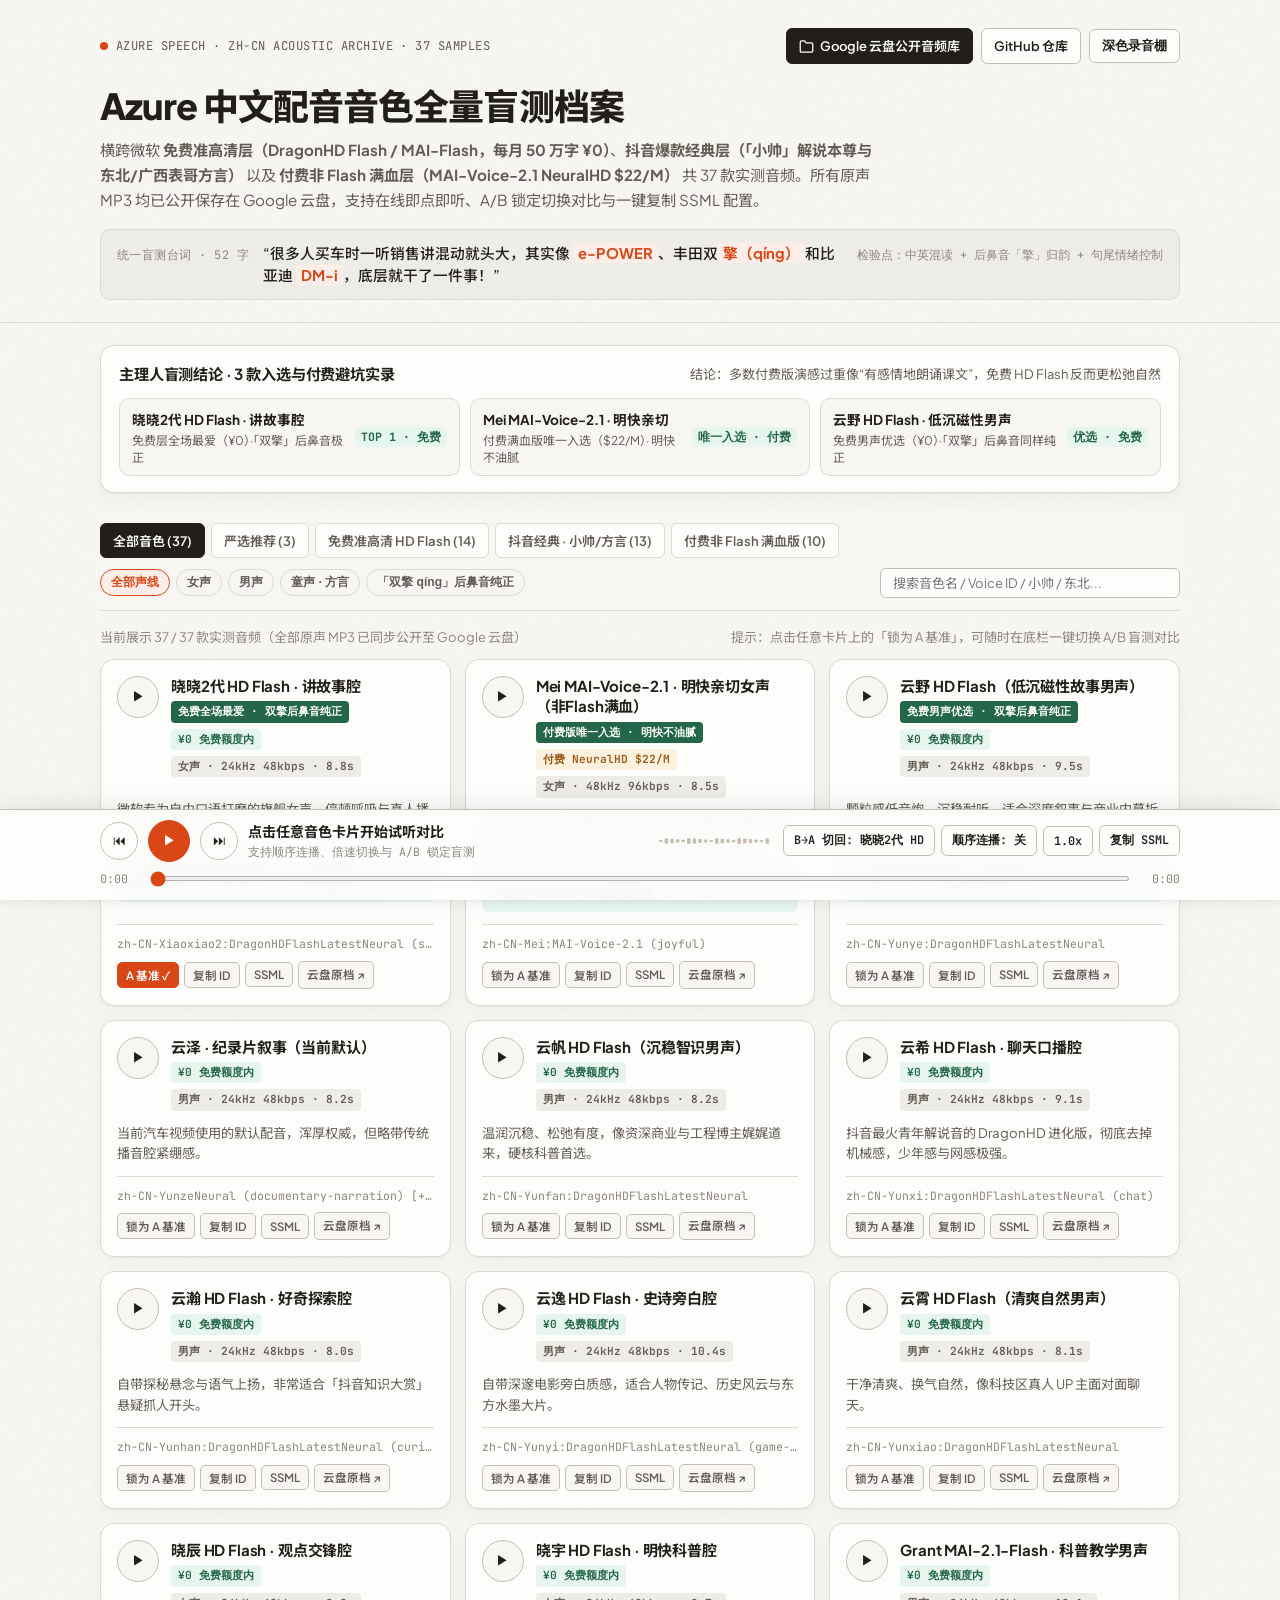
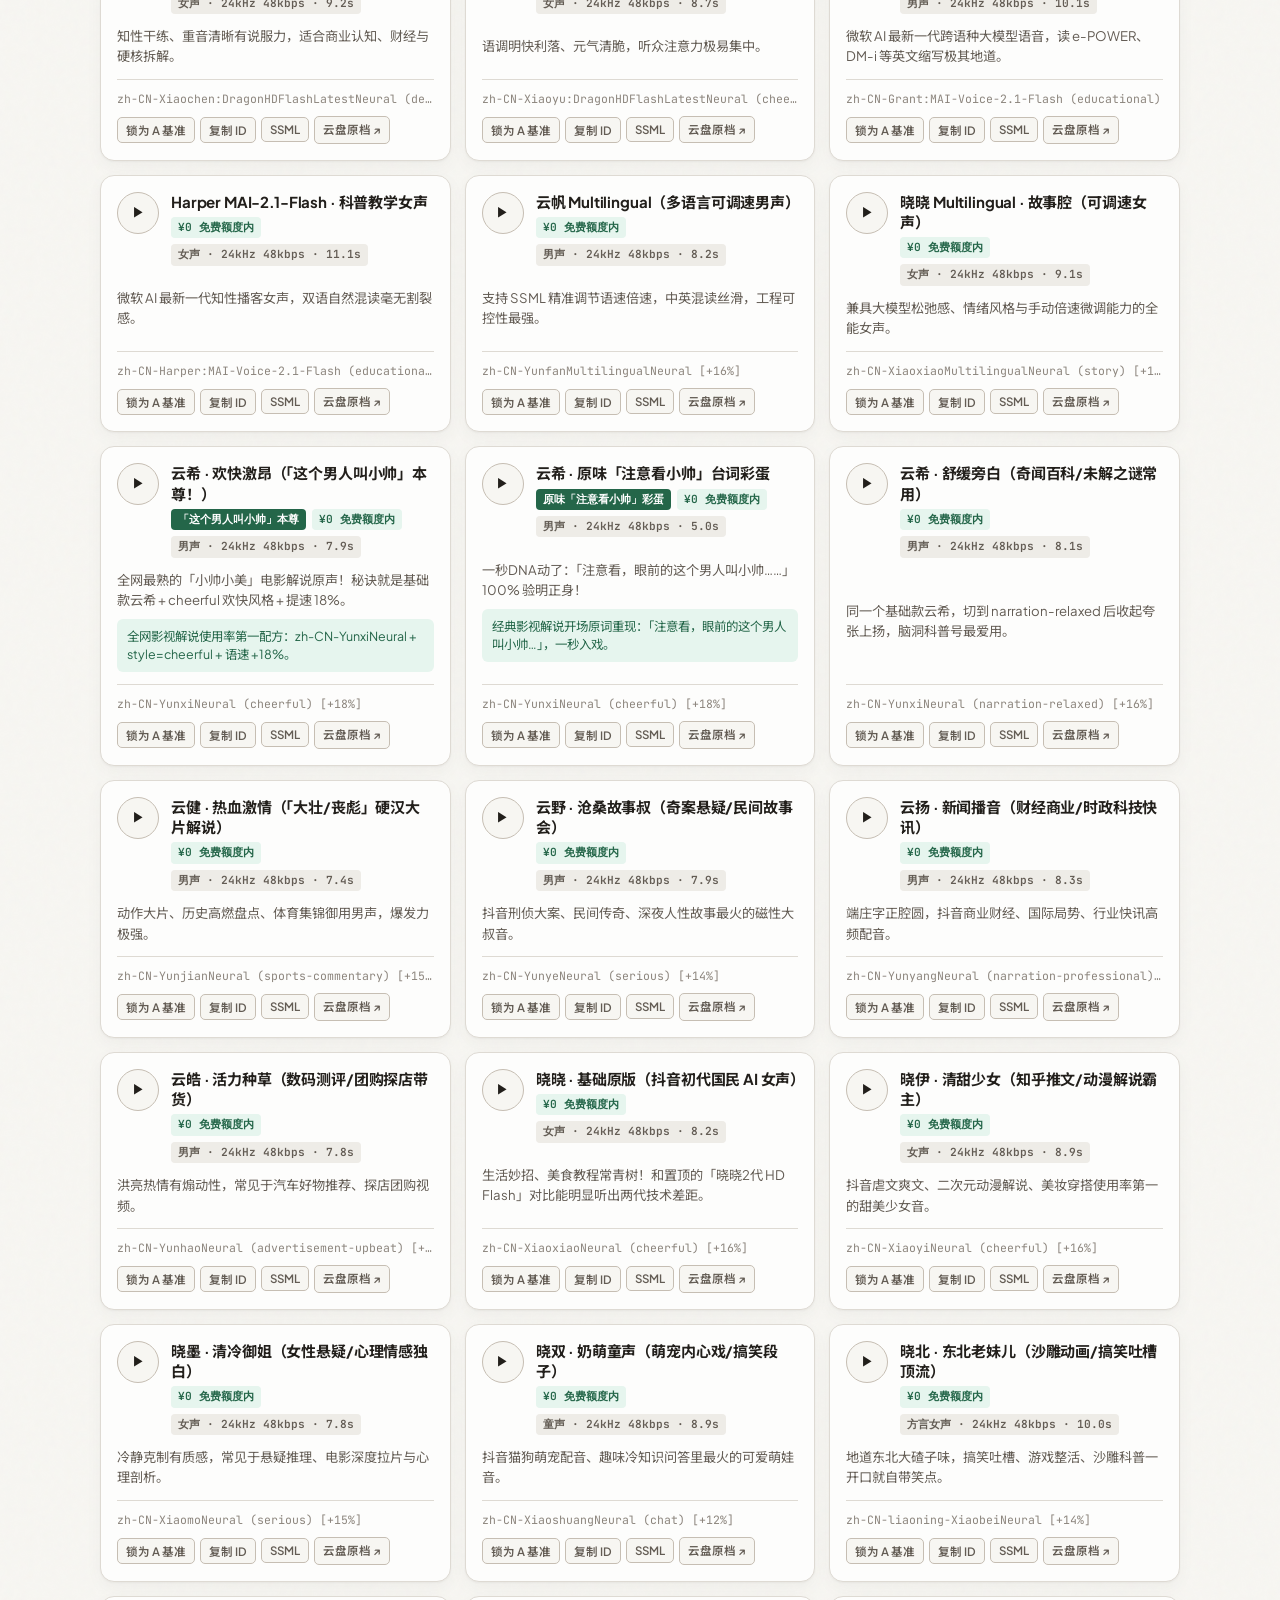
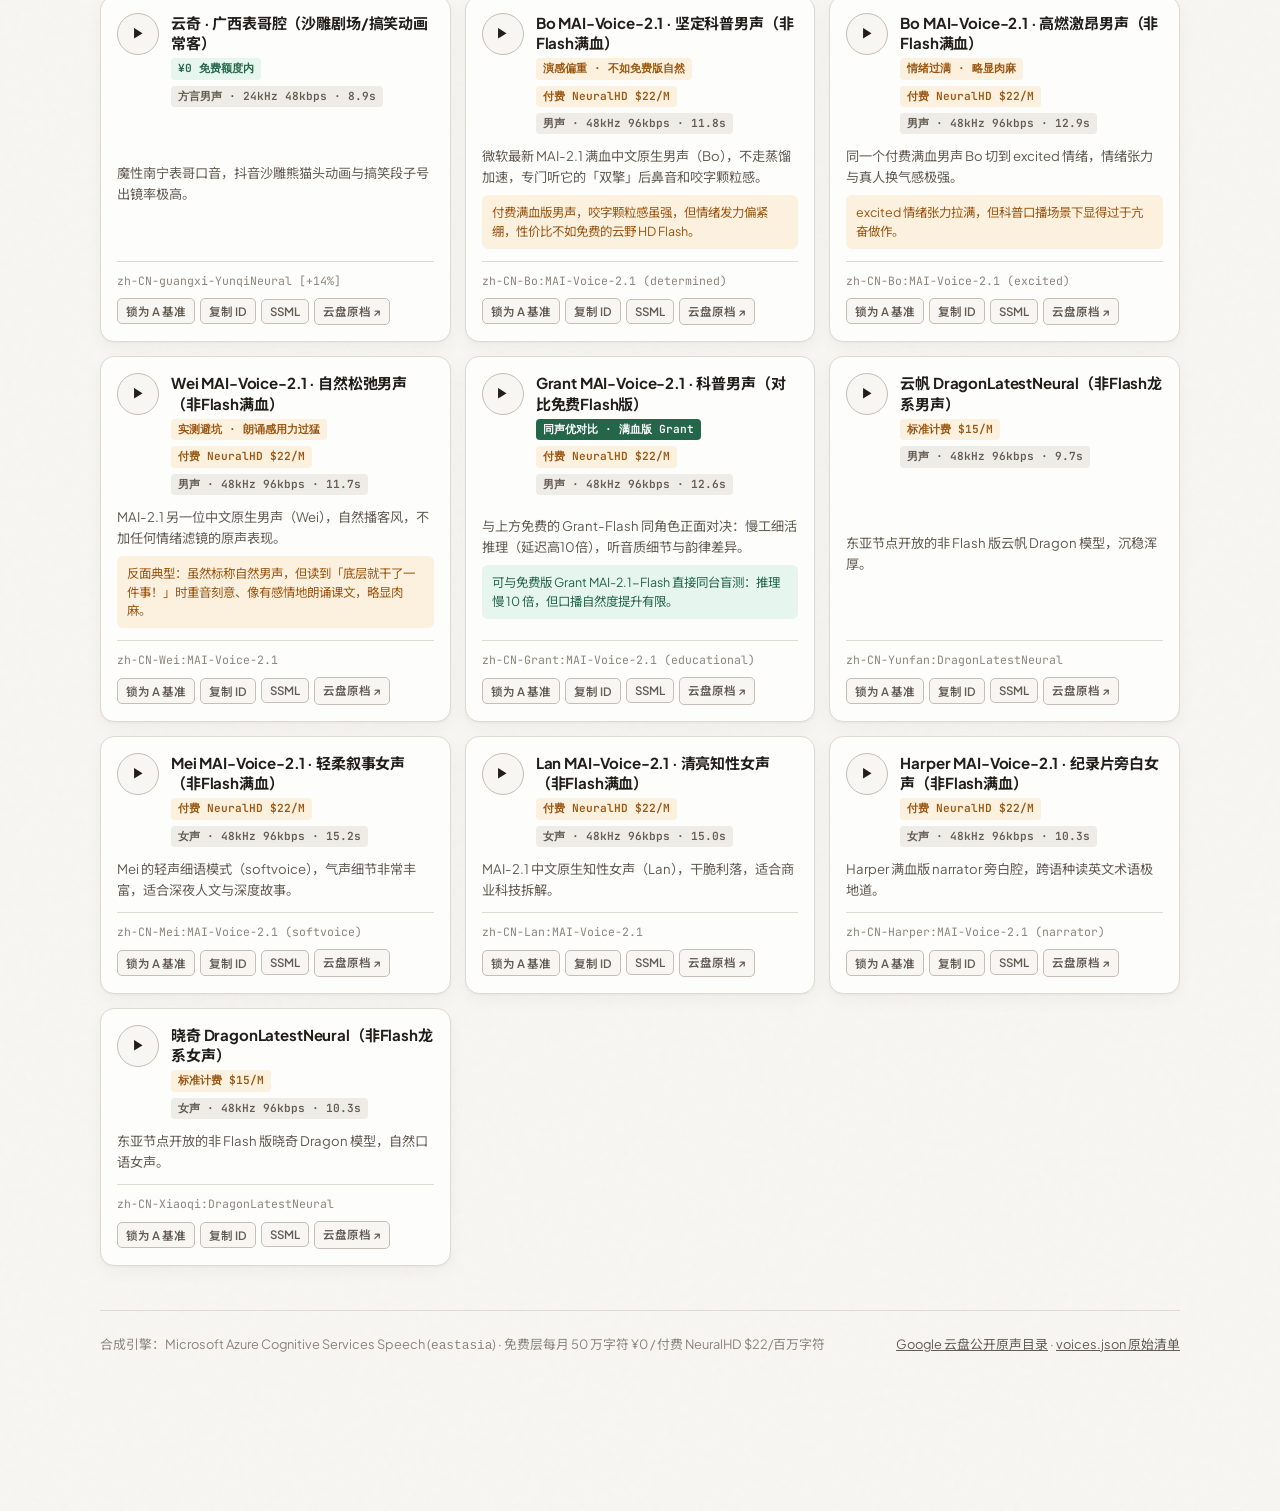
<file: index.html>
<!DOCTYPE html>
<html lang="zh-CN" data-theme="light">
<head>
  <meta charset="UTF-8" />
  <meta name="viewport" content="width=device-width, initial-scale=1.0" />
  <title>Azure 中文配音音色全量盲测档案 · 37 款实测对比（免费 HD Flash vs 抖音经典 vs 付费满血版）</title>
  <meta name="description" content="收录 37 款微软 Azure 中文 TTS 语音实测对比：涵盖 DragonHD Flash 免费准高清层、抖音「注意看小帅」经典影视解说配音、方言音色及 MAI-Voice-2.1 非 Flash 付费满血版，全部原声 MP3 同步公开归档于 Google 云盘。" />
  <meta property="og:title" content="Azure 中文配音音色全量盲测档案（37 款实测）" />
  <meta property="og:description" content="同一句混动汽车科普台词盲测 37 款音色：实测「丰田双擎 qíng」后鼻音归韵与朗诵腔避坑指南，附 Google 云盘公开原声库。" />
  <meta property="og:type" content="website" />
  <link rel="preconnect" href="https://fonts.googleapis.com" />
  <link rel="preconnect" href="https://fonts.gstatic.com" crossorigin />
  <link href="https://fonts.googleapis.com/css2?family=JetBrains+Mono:wght@500;600;700&family=Noto+Sans+SC:wght@400;500;700;800&family=Plus+Jakarta+Sans:wght@500;600;700;800&display=swap" rel="stylesheet" />
  <link rel="stylesheet" href="./styles.css" />
</head>
<body>
  <header class="site-header">
    <div class="container">
      <div class="topbar">
        <div class="studio-mark">
          <span class="studio-led" aria-hidden="true"></span>
          <span>AZURE SPEECH · ZH-CN ACOUSTIC ARCHIVE · 37 SAMPLES</span>
        </div>
        <div class="topbar-actions">
          <a id="drive-folder-btn" class="action-link primary-drive" href="https://drive.google.com/drive/folders/1JYRJ0SeZInyzh-uEDjgn7Lm86k6QKzpP?usp=sharing" target="_blank" rel="noopener noreferrer">
            <svg width="15" height="15" viewBox="0 0 24 24" fill="none" stroke="currentColor" stroke-width="2" stroke-linecap="round" stroke-linejoin="round" aria-hidden="true"><path d="M22 19a2 2 0 0 1-2 2H4a2 2 0 0 1-2-2V5a2 2 0 0 1 2-2h5l2 3h9a2 2 0 0 1 2 2z"></path></svg>
            <span>Google 云盘公开音频库</span>
          </a>
          <a id="github-repo-btn" class="action-link" href="https://github.com/Endiaoshuai/azure-tts-audition" target="_blank" rel="noopener noreferrer">
            <span>GitHub 仓库</span>
          </a>
          <button id="theme-toggle-btn" type="button" class="icon-toggle" aria-label="切换深浅色主题">
            <span id="theme-toggle-label">深色录音棚</span>
          </button>
        </div>
      </div>

      <h1 class="hero-title">Azure 中文配音音色全量盲测档案</h1>
      <p class="hero-subtitle">
        横跨微软 <strong>免费准高清层（DragonHD Flash / MAI-Flash，每月 50 万字 ¥0）</strong>、<strong>抖音爆款经典层（「小帅」解说本尊与东北/广西表哥方言）</strong> 以及 <strong>付费非 Flash 满血层（MAI-Voice-2.1 NeuralHD $22/M）</strong> 共 37 款实测音频。所有原声 MP3 均已公开保存在 Google 云盘，支持在线即点即听、A/B 锁定切换对比与一键复制 SSML 配置。
      </p>

      <div class="script-specimen">
        <span class="specimen-label">统一盲测台词 · 52 字</span>
        <span class="specimen-quote">
          “很多人买车时一听销售讲混动就头大，其实像 <mark>e-POWER</mark>、丰田双<mark>擎（qíng）</mark>和比亚迪 <mark>DM-i</mark>，底层就干了一件事！”
        </span>
        <span class="specimen-meta">检验点：中英混读 + 后鼻音「擎」归韵 + 句尾情绪控制</span>
      </div>
    </div>
  </header>

  <main class="container">
    <!-- Editorial Verdict Summary -->
    <section class="verdict-strip" aria-labelledby="verdict-heading">
      <div class="verdict-header">
        <h2 id="verdict-heading" class="verdict-heading">主理人盲测结论 · 3 款入选与付费避坑实录</h2>
        <span class="verdict-summary">结论：多数付费版演感过重像“有感情地朗诵课文”，免费 HD Flash 反而更松弛自然</span>
      </div>
      <div class="verdict-picks" id="verdict-picks-container">
        <button id="quick-pick-xiaoxiao2" type="button" class="verdict-pill-card" data-uid="free-hd-08_xiaoxiao2_hdflash">
          <div>
            <span class="verdict-pill-title">晓晓2代 HD Flash · 讲故事腔</span>
            <span class="verdict-pill-sub">免费层全场最爱（¥0）·「双擎」后鼻音极正</span>
          </div>
          <span class="verdict-rank">TOP 1 · 免费</span>
        </button>
        <button id="quick-pick-mei" type="button" class="verdict-pill-card" data-uid="paid-p06_mei_joyful">
          <div>
            <span class="verdict-pill-title">Mei MAI-Voice-2.1 · 明快亲切</span>
            <span class="verdict-pill-sub">付费满血版唯一入选（$22/M）· 明快不油腻</span>
          </div>
          <span class="verdict-rank">唯一入选 · 付费</span>
        </button>
        <button id="quick-pick-yunye" type="button" class="verdict-pill-card" data-uid="free-hd-07_yunye_hdflash">
          <div>
            <span class="verdict-pill-title">云野 HD Flash · 低沉磁性男声</span>
            <span class="verdict-pill-sub">免费男声优选（¥0）·「双擎」后鼻音同样纯正</span>
          </div>
          <span class="verdict-rank">优选 · 免费</span>
        </button>
      </div>
    </section>

    <!-- Sticky Filter & Search Bar -->
    <section class="controls-section" aria-label="筛选与搜索音色">
      <div class="tabs-row">
        <div class="category-tabs" id="category-tabs" role="tablist">
          <button id="tab-all" type="button" class="tab-btn active" data-tab="all">全部音色 (37)</button>
          <button id="tab-picked" type="button" class="tab-btn" data-tab="picked">严选推荐 (3)</button>
          <button id="tab-free-hd" type="button" class="tab-btn" data-tab="free_hd">免费准高清 HD Flash (14)</button>
          <button id="tab-douyin" type="button" class="tab-btn" data-tab="douyin_classic">抖音经典 · 小帅/方言 (13)</button>
          <button id="tab-paid" type="button" class="tab-btn" data-tab="paid_hd">付费非 Flash 满血版 (10)</button>
        </div>
      </div>

      <div class="subfilters-row">
        <div class="chip-group" id="subfilter-chips">
          <button id="chip-gender-all" type="button" class="filter-chip active" data-gender="all">全部声线</button>
          <button id="chip-gender-female" type="button" class="filter-chip" data-gender="female">女声</button>
          <button id="chip-gender-male" type="button" class="filter-chip" data-gender="male">男声</button>
          <button id="chip-gender-other" type="button" class="filter-chip" data-gender="other">童声 · 方言</button>
          <button id="chip-qing-exact" type="button" class="filter-chip" data-special="qing">「双擎 qíng」后鼻音纯正</button>
        </div>
        <div class="search-wrap">
          <input id="voice-search-input" type="search" class="search-input" placeholder="搜索音色名 / Voice ID / 小帅 / 东北..." aria-label="搜索音色" />
        </div>
      </div>
    </section>

    <div class="results-meta">
      <span id="results-count-text">正在加载 37 款实测音频档案…</span>
      <span id="pinned-a-hint">提示：点击任意卡片上的「锁为 A 基准」，可随时在底栏一键切换 A/B 盲测对比</span>
    </div>

    <section id="voice-cards-grid" class="voice-grid" aria-live="polite"></section>

    <footer class="site-footer">
      <div>
        <span>合成引擎：Microsoft Azure Cognitive Services Speech (<code>eastasia</code>) · 免费层每月 50 万字符 ¥0 / 付费 NeuralHD $22/百万字符</span>
      </div>
      <div>
        <a id="footer-drive-link" href="https://drive.google.com/drive/folders/1JYRJ0SeZInyzh-uEDjgn7Lm86k6QKzpP?usp=sharing" target="_blank" rel="noopener noreferrer">Google 云盘公开原声目录</a>
        <span> · </span>
        <a id="footer-voices-json" href="./voices.json" target="_blank" rel="noopener noreferrer">voices.json 原始清单</a>
      </div>
    </footer>
  </main>

  <!-- Sticky Acoustic Transport Deck -->
  <aside class="transport-deck" aria-label="全局音频播放控制台">
    <div class="container deck-inner">
      <div class="deck-main">
        <div class="deck-left">
          <button id="deck-prev-btn" type="button" class="deck-btn" title="上一条" aria-label="上一条音色">⏮</button>
          <button id="deck-play-btn" type="button" class="deck-btn play-primary" title="播放 / 暂停" aria-label="播放或暂停">▶</button>
          <button id="deck-next-btn" type="button" class="deck-btn" title="下一条" aria-label="下一条音色">⏭</button>
          <div class="deck-track-info">
            <div id="deck-track-title" class="deck-track-title">点击任意音色卡片开始试听对比</div>
            <div id="deck-track-sub" class="deck-track-sub">支持顺序连播、倍速切换与 A/B 锁定盲测</div>
          </div>
        </div>

        <canvas id="waveform-canvas" class="deck-visualizer" width="220" height="60" aria-hidden="true"></canvas>

        <div class="deck-controls-right">
          <button id="deck-ab-btn" type="button" class="deck-pill-btn" title="在锁定的 A 基准音色与当前音色之间瞬间切换">
            A/B 切换: 晓晓2代
          </button>
          <button id="deck-cycle-btn" type="button" class="deck-pill-btn" title="自动顺序连播当前筛选列表">
            顺序连播: 关
          </button>
          <button id="deck-speed-btn" type="button" class="deck-pill-btn" title="切换播放语速倍率">
            1.0x
          </button>
          <button id="deck-copy-ssml-btn" type="button" class="deck-pill-btn" title="复制当前音色的完整 Azure SSML 代码">
            复制 SSML
          </button>
        </div>
      </div>

      <div class="deck-scrubber">
        <span id="deck-cur-time" class="time-readout">0:00</span>
        <input id="deck-seek-slider" type="range" class="seek-slider" min="0" max="1000" value="0" aria-label="音频播放进度" />
        <span id="deck-dur-time" class="time-readout end">0:00</span>
      </div>
    </div>
  </aside>

  <audio id="studio-audio" preload="metadata" crossorigin="anonymous"></audio>
  <script src="./app.js"></script>
</body>
</html>
</file>
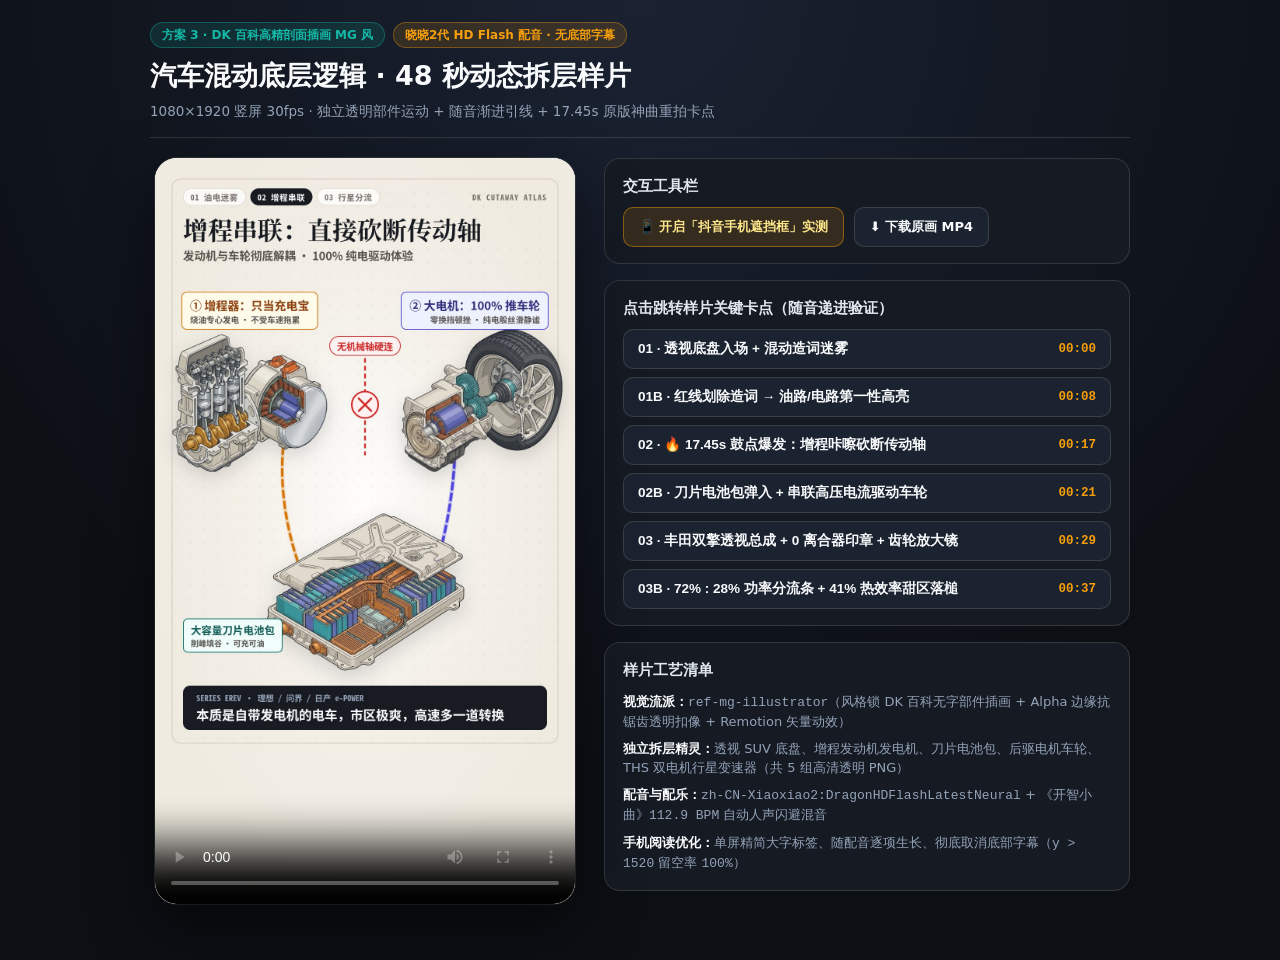
<file: dk-sample.html>
<!DOCTYPE html>
<html lang="zh-CN">
<head>
  <meta charset="UTF-8" />
  <meta name="viewport" content="width=device-width, initial-scale=1.0, viewport-fit=cover" />
  <title>方案 3 样片秒播 · DK 百科高精剖面插画 MG 风（晓晓2代 HD Flash）</title>
  <style>
    :root {
      --bg: #0c0f14;
      --panel: #151a23;
      --panel-2: #1c2330;
      --border: rgba(213, 206, 192, 0.16);
      --paper: #f4f1ea;
      --text: #f8fafc;
      --muted: #94a3b8;
      --amber: #f59e0b;
      --teal: #14b8a6;
    }
    * { box-sizing: border-box; margin: 0; padding: 0; }
    body {
      background: radial-gradient(circle at 50% 0%, #1a2232 0%, var(--bg) 68%);
      color: var(--text);
      font-family: -apple-system, BlinkMacSystemFont, "PingFang SC", "Noto Sans SC", system-ui, sans-serif;
      min-height: 100vh;
      padding: 22px 16px 56px;
      line-height: 1.5;
    }
    .wrap {
      max-width: 980px;
      margin: 0 auto;
    }
    header {
      border-bottom: 1px solid var(--border);
      padding-bottom: 16px;
      margin-bottom: 20px;
      display: flex;
      flex-wrap: wrap;
      justify-content: space-between;
      align-items: flex-end;
      gap: 12px;
    }
    .badges { display: flex; flex-wrap: wrap; gap: 8px; margin-bottom: 8px; }
    .badge {
      font-size: 12px;
      font-weight: 700;
      padding: 3px 11px;
      border-radius: 999px;
      background: rgba(20, 184, 166, 0.14);
      color: var(--teal);
      border: 1px solid rgba(20, 184, 166, 0.35);
    }
    .badge.amber {
      background: rgba(245, 158, 11, 0.14);
      color: var(--amber);
      border-color: rgba(245, 158, 11, 0.35);
    }
    h1 { font-size: clamp(20px, 3vw, 27px); font-weight: 800; }
    .sub { color: var(--muted); font-size: 13.5px; margin-top: 4px; }
    .layout {
      display: grid;
      grid-template-columns: minmax(300px, 430px) 1fr;
      gap: 24px;
      align-items: start;
    }
    @media (max-width: 780px) {
      .layout { grid-template-columns: 1fr; }
    }
    .phone-stage {
      position: relative;
      width: 100%;
      max-width: 420px;
      margin: 0 auto;
      border-radius: 22px;
      overflow: hidden;
      background: var(--paper);
      box-shadow: 0 24px 60px rgba(0, 0, 0, 0.55), 0 0 0 1px rgba(255,255,255,0.12);
    }
    video {
      width: 100%;
      aspect-ratio: 9 / 16;
      display: block;
      background: var(--paper);
    }
    .douyin-overlay {
      position: absolute;
      inset: 0;
      pointer-events: none;
      opacity: 0;
      transition: opacity 0.2s ease;
    }
    .douyin-overlay.show { opacity: 1; }
    .dy-right {
      position: absolute;
      right: 12px;
      bottom: 92px;
      display: flex;
      flex-direction: column;
      gap: 14px;
      align-items: center;
    }
    .dy-dot {
      width: 38px;
      height: 38px;
      border-radius: 50%;
      background: rgba(15, 23, 42, 0.55);
      border: 1.5px solid rgba(255,255,255,0.6);
      color: #fff;
      font-size: 11px;
      font-weight: 700;
      display: flex;
      align-items: center;
      justify-content: center;
      backdrop-filter: blur(4px);
    }
    .dy-bottom {
      position: absolute;
      left: 0;
      right: 0;
      bottom: 0;
      height: 20%;
      background: linear-gradient(180deg, rgba(0,0,0,0) 0%, rgba(12,15,20,0.68) 100%);
      border-top: 1.5px dashed rgba(245, 158, 11, 0.85);
      padding: 12px 64px 16px 14px;
      display: flex;
      flex-direction: column;
      justify-content: flex-end;
      color: #fff;
    }
    .dy-tag {
      font-size: 11px;
      color: #fbbf24;
      font-weight: 700;
      margin-bottom: 4px;
    }
    .dy-handle { font-size: 14px; font-weight: 800; }
    .dy-desc { font-size: 12px; opacity: 0.88; margin-top: 2px; }
    .side {
      display: flex;
      flex-direction: column;
      gap: 16px;
    }
    .card {
      background: var(--panel);
      border: 1px solid var(--border);
      border-radius: 16px;
      padding: 16px 18px;
    }
    .card h2 {
      font-size: 15px;
      font-weight: 800;
      margin-bottom: 10px;
      color: #e2e8f0;
    }
    .chips { display: flex; flex-direction: column; gap: 8px; }
    .chip {
      appearance: none;
      text-align: left;
      border: 1px solid var(--border);
      background: var(--panel-2);
      color: var(--text);
      padding: 10px 14px;
      border-radius: 10px;
      font-size: 13.5px;
      font-weight: 600;
      cursor: pointer;
      transition: all 0.15s ease;
      display: flex;
      justify-content: space-between;
      align-items: center;
    }
    .chip:hover {
      border-color: var(--teal);
      background: rgba(20, 184, 166, 0.1);
    }
    .chip code {
      color: var(--amber);
      font-family: ui-monospace, SFMono-Regular, Menlo, monospace;
      font-size: 12.5px;
    }
    .btn-row { display: flex; flex-wrap: wrap; gap: 10px; }
    .btn {
      appearance: none;
      border: 1px solid rgba(245, 158, 11, 0.45);
      background: rgba(245, 158, 11, 0.14);
      color: #fde68a;
      font-weight: 700;
      font-size: 13px;
      padding: 9px 15px;
      border-radius: 10px;
      cursor: pointer;
      text-decoration: none;
      display: inline-flex;
      align-items: center;
      gap: 6px;
    }
    .btn.secondary {
      border-color: var(--border);
      background: var(--panel-2);
      color: var(--text);
    }
    ul.spec {
      list-style: none;
      display: grid;
      gap: 7px;
      font-size: 13px;
      color: var(--muted);
    }
    ul.spec b { color: var(--text); }
  </style>
</head>
<body>
  <div class="wrap">
    <header>
      <div>
        <div class="badges">
          <span class="badge">方案 3 · DK 百科高精剖面插画 MG 风</span>
          <span class="badge amber">晓晓2代 HD Flash 配音 · 无底部字幕</span>
        </div>
        <h1>汽车混动底层逻辑 · 48 秒动态拆层样片</h1>
        <p class="sub">1080×1920 竖屏 30fps · 独立透明部件运动 + 随音渐进引线 + 17.45s 原版神曲重拍卡点</p>
      </div>
    </header>

    <div class="layout">
      <div class="phone-stage">
        <video
          id="player"
          controls
          playsinline
          preload="metadata"
          poster="videos/dk-sample-poster.jpg"
          src="videos/car-006-dk-powertrain-sample.mp4"
        ></video>

        <div id="dyOverlay" class="douyin-overlay">
          <div class="dy-right">
            <div class="dy-dot">赞</div>
            <div class="dy-dot">评</div>
            <div class="dy-dot">藏</div>
          </div>
          <div class="dy-bottom">
            <div class="dy-tag">▲ 抖音底部 UI 遮挡安全线 (y = 1520)</div>
            <div class="dy-handle">@硬核汽车科普</div>
            <div class="dy-desc">一口气看懂纯电、增程、插混、双擎底层区别 #汽车科普 #混动原理</div>
          </div>
        </div>
      </div>

      <div class="side">
        <div class="card">
          <h2>交互工具栏</h2>
          <div class="btn-row">
            <button id="toggleDy" class="btn" type="button">📱 开启「抖音手机遮挡框」实测</button>
            <a class="btn secondary" href="videos/car-006-dk-powertrain-sample.mp4" download>⬇ 下载原画 MP4</a>
          </div>
        </div>

        <div class="card">
          <h2>点击跳转样片关键卡点（随音递进验证）</h2>
          <div class="chips">
            <button class="chip" data-t="0.2"><span>01 · 透视底盘入场 + 混动造词迷雾</span><code>00:00</code></button>
            <button class="chip" data-t="8.4"><span>01B · 红线划除造词 → 油路/电路第一性高亮</span><code>00:08</code></button>
            <button class="chip" data-t="17.4"><span>02 · 🔥 17.45s 鼓点爆发：增程咔嚓砍断传动轴</span><code>00:17</code></button>
            <button class="chip" data-t="21.4"><span>02B · 刀片电池包弹入 + 串联高压电流驱动车轮</span><code>00:21</code></button>
            <button class="chip" data-t="29.2"><span>03 · 丰田双擎透视总成 + 0 离合器印章 + 齿轮放大镜</span><code>00:29</code></button>
            <button class="chip" data-t="37.8"><span>03B · 72% : 28% 功率分流条 + 41% 热效率甜区落槌</span><code>00:37</code></button>
          </div>
        </div>

        <div class="card">
          <h2>样片工艺清单</h2>
          <ul class="spec">
            <li><b>视觉流派：</b><code>ref-mg-illustrator</code>（风格锁 DK 百科无字部件插画 + Alpha 边缘抗锯齿透明扣像 + Remotion 矢量动效）</li>
            <li><b>独立拆层精灵：</b>透视 SUV 底盘、增程发动机发电机、刀片电池包、后驱电机车轮、THS 双电机行星变速器（共 5 组高清透明 PNG）</li>
            <li><b>配音与配乐：</b><code>zh-CN-Xiaoxiao2:DragonHDFlashLatestNeural</code> + 《开智小曲》<code>112.9 BPM</code> 自动人声闪避混音</li>
            <li><b>手机阅读优化：</b>单屏精简大字标签、随配音逐项生长、彻底取消底部字幕（<code>y &gt; 1520</code> 留空率 <code>100%</code>）</li>
          </ul>
        </div>
      </div>
    </div>
  </div>

  <script>
    const v = document.getElementById('player');
    const dy = document.getElementById('dyOverlay');
    const btn = document.getElementById('toggleDy');
    btn.addEventListener('click', () => {
      const on = dy.classList.toggle('show');
      btn.textContent = on ? '🙈 关闭「抖音手机遮挡框」' : '📱 开启「抖音手机遮挡框」实测';
    });
    document.querySelectorAll('.chip').forEach((el) => {
      el.addEventListener('click', () => {
        v.currentTime = parseFloat(el.dataset.t || '0');
        v.play();
      });
    });
  </script>
</body>
</html>
</file>
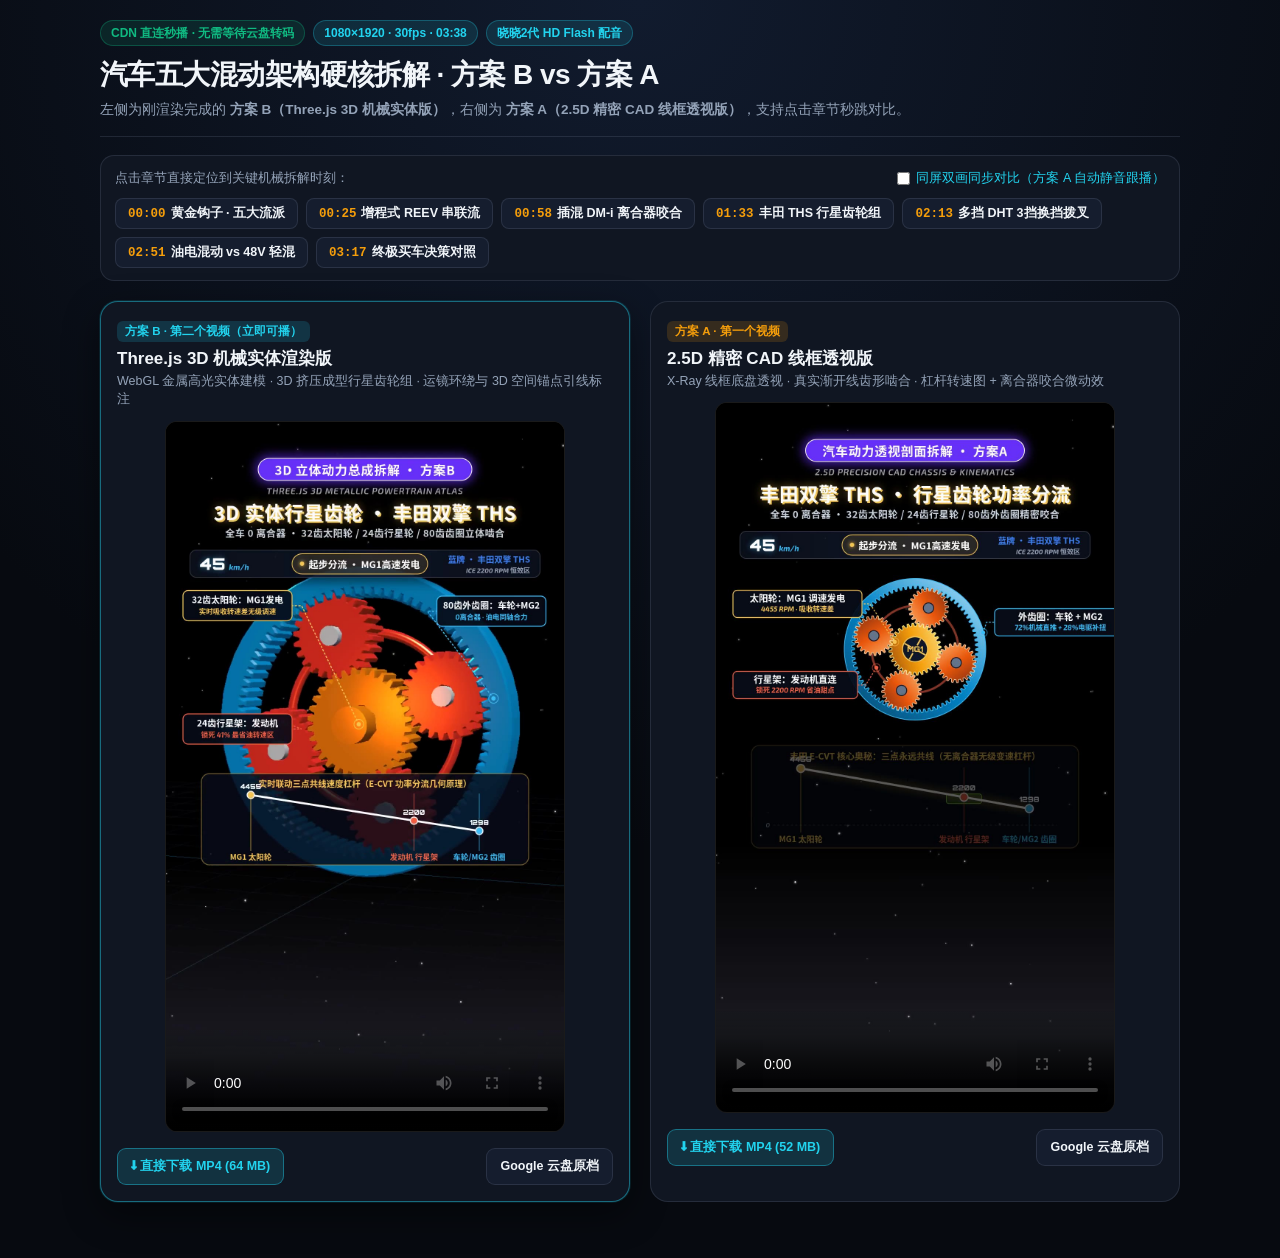
<file: powertrain-ab.html>
<!DOCTYPE html>
<html lang="zh-CN">
<head>
  <meta charset="UTF-8" />
  <meta name="viewport" content="width=device-width, initial-scale=1.0, viewport-fit=cover" />
  <title>汽车动力总成 A / B 方案直连秒播对比 · 晓晓2代 HD Flash</title>
  <style>
    :root {
      --bg: #070a10;
      --panel: #101622;
      --panel-2: #151d2e;
      --border: rgba(148, 163, 184, 0.16);
      --text: #f1f5f9;
      --muted: #94a3b8;
      --cyan: #22d3ee;
      --amber: #f59e0b;
      --emerald: #10b981;
    }
    * { box-sizing: border-box; margin: 0; padding: 0; }
    body {
      background: radial-gradient(circle at 50% 0%, #111b2e 0%, var(--bg) 60%);
      color: var(--text);
      font-family: -apple-system, BlinkMacSystemFont, "PingFang SC", "Noto Sans SC", "Microsoft YaHei", sans-serif;
      min-height: 100vh;
      padding: 20px 16px 56px;
      line-height: 1.5;
    }
    .container {
      max-width: 1080px;
      margin: 0 auto;
    }
    header {
      display: flex;
      flex-wrap: wrap;
      align-items: flex-end;
      justify-content: space-between;
      gap: 12px;
      padding-bottom: 16px;
      border-bottom: 1px solid var(--border);
      margin-bottom: 18px;
    }
    .badge-row {
      display: flex;
      flex-wrap: wrap;
      gap: 8px;
      margin-bottom: 8px;
    }
    .badge {
      font-size: 12px;
      font-weight: 600;
      padding: 3px 10px;
      border-radius: 999px;
      background: rgba(34, 211, 238, 0.12);
      color: var(--cyan);
      border: 1px solid rgba(34, 211, 238, 0.28);
    }
    .badge.emerald {
      background: rgba(16, 185, 129, 0.12);
      color: var(--emerald);
      border-color: rgba(16, 185, 129, 0.3);
    }
    h1 {
      font-size: clamp(20px, 3.2vw, 28px);
      font-weight: 800;
      letter-spacing: -0.02em;
    }
    .sub {
      color: var(--muted);
      font-size: 13.5px;
      margin-top: 4px;
    }
    .chapters {
      background: var(--panel);
      border: 1px solid var(--border);
      border-radius: 14px;
      padding: 12px 14px;
      margin-bottom: 20px;
    }
    .chapters-head {
      display: flex;
      align-items: center;
      justify-content: space-between;
      gap: 10px;
      margin-bottom: 10px;
      font-size: 13px;
      color: var(--muted);
    }
    .chapter-list {
      display: flex;
      flex-wrap: wrap;
      gap: 8px;
    }
    .chip {
      appearance: none;
      border: 1px solid var(--border);
      background: var(--panel-2);
      color: var(--text);
      font-size: 12.5px;
      font-weight: 600;
      padding: 6px 12px;
      border-radius: 8px;
      cursor: pointer;
      transition: all 0.15s ease;
    }
    .chip:hover, .chip:active {
      border-color: var(--cyan);
      color: var(--cyan);
      background: rgba(34, 211, 238, 0.1);
    }
    .chip span {
      color: var(--amber);
      font-family: ui-monospace, SFMono-Regular, Menlo, monospace;
      margin-right: 5px;
    }
    .sync-toggle {
      display: inline-flex;
      align-items: center;
      gap: 6px;
      font-size: 12.5px;
      color: var(--cyan);
      cursor: pointer;
      user-select: none;
    }
    .grid {
      display: grid;
      grid-template-columns: repeat(2, minmax(0, 1fr));
      gap: 20px;
    }
    @media (max-width: 780px) {
      .grid {
        grid-template-columns: 1fr;
      }
    }
    .card {
      background: var(--panel);
      border: 1px solid var(--border);
      border-radius: 18px;
      padding: 16px;
      display: flex;
      flex-direction: column;
      gap: 12px;
    }
    .card.featured {
      border-color: rgba(34, 211, 238, 0.45);
      box-shadow: 0 12px 36px rgba(0, 0, 0, 0.45), 0 0 0 1px rgba(34, 211, 238, 0.14);
    }
    .card-head {
      display: flex;
      align-items: flex-start;
      justify-content: space-between;
      gap: 10px;
    }
    .tag {
      display: inline-block;
      font-size: 11.5px;
      font-weight: 700;
      padding: 2px 8px;
      border-radius: 6px;
      margin-bottom: 4px;
    }
    .tag.b {
      background: rgba(34, 211, 238, 0.16);
      color: var(--cyan);
    }
    .tag.a {
      background: rgba(245, 158, 11, 0.16);
      color: var(--amber);
    }
    .card-title {
      font-size: 17px;
      font-weight: 800;
    }
    .card-desc {
      font-size: 12.5px;
      color: var(--muted);
    }
    .video-shell {
      width: 100%;
      max-width: 400px;
      margin: 0 auto;
      aspect-ratio: 9 / 16;
      background: #000;
      border-radius: 12px;
      overflow: hidden;
      border: 1px solid rgba(255, 255, 255, 0.1);
      position: relative;
    }
    video {
      width: 100%;
      height: 100%;
      display: block;
      object-fit: contain;
      background: #000;
    }
    .actions {
      display: flex;
      flex-wrap: wrap;
      gap: 8px;
      justify-content: space-between;
      align-items: center;
      padding-top: 4px;
    }
    .btn {
      display: inline-flex;
      align-items: center;
      justify-content: center;
      gap: 6px;
      text-decoration: none;
      font-size: 12.5px;
      font-weight: 600;
      padding: 8px 13px;
      border-radius: 9px;
      border: 1px solid var(--border);
      background: var(--panel-2);
      color: var(--text);
      transition: all 0.15s ease;
    }
    .btn:hover {
      border-color: var(--cyan);
      color: var(--cyan);
    }
    .btn.primary {
      background: rgba(34, 211, 238, 0.15);
      border-color: rgba(34, 211, 238, 0.4);
      color: var(--cyan);
    }
  </style>
</head>
<body>
  <div class="container">
    <header>
      <div>
        <div class="badge-row">
          <span class="badge emerald">CDN 直连秒播 · 无需等待云盘转码</span>
          <span class="badge">1080×1920 · 30fps · 03:38</span>
          <span class="badge">晓晓2代 HD Flash 配音</span>
        </div>
        <h1>汽车五大混动架构硬核拆解 · 方案 B vs 方案 A</h1>
        <p class="sub">左侧为刚渲染完成的 <strong>方案 B（Three.js 3D 机械实体版）</strong>，右侧为 <strong>方案 A（2.5D 精密 CAD 线框透视版）</strong>，支持点击章节秒跳对比。</p>
      </div>
    </header>

    <section class="chapters">
      <div class="chapters-head">
        <span>点击章节直接定位到关键机械拆解时刻：</span>
        <label class="sync-toggle">
          <input type="checkbox" id="syncPlay" />
          同屏双画同步对比（方案 A 自动静音跟播）
        </label>
      </div>
      <div class="chapter-list">
        <button class="chip" data-time="0"><span>00:00</span>黄金钩子 · 五大流派</button>
        <button class="chip" data-time="25"><span>00:25</span>增程式 REEV 串联流</button>
        <button class="chip" data-time="58"><span>00:58</span>插混 DM-i 离合器咬合</button>
        <button class="chip" data-time="93"><span>01:33</span>丰田 THS 行星齿轮组</button>
        <button class="chip" data-time="133"><span>02:13</span>多挡 DHT 3挡换挡拨叉</button>
        <button class="chip" data-time="171"><span>02:51</span>油电混动 vs 48V 轻混</button>
        <button class="chip" data-time="197"><span>03:17</span>终极买车决策对照</button>
      </div>
    </section>

    <main class="grid">
      <!-- Scheme B first -->
      <article class="card featured">
        <div class="card-head">
          <div>
            <span class="tag b">方案 B · 第二个视频（立即可播）</span>
            <div class="card-title">Three.js 3D 机械实体渲染版</div>
            <p class="card-desc">WebGL 金属高光实体建模 · 3D 挤压成型行星齿轮组 · 运镜环绕与 3D 空间锚点引线标注</p>
          </div>
        </div>
        <div class="video-shell">
          <video
            id="vidB"
            controls
            playsinline
            preload="metadata"
            poster="./videos/poster-b.jpg"
            src="./videos/car-004-powertrain-3d.mp4"
          ></video>
        </div>
        <div class="actions">
          <a class="btn primary" href="./videos/car-004-powertrain-3d.mp4" download="car-004-powertrain-3d.mp4">⬇ 直接下载 MP4 (64 MB)</a>
          <a class="btn" id="driveLinkB" href="https://drive.google.com/file/d/1gZntO0QZSGs1g2L3_z4M1rAlFPfj8HTj/view" target="_blank" rel="noopener">Google 云盘原档</a>
        </div>
      </article>

      <!-- Scheme A second -->
      <article class="card">
        <div class="card-head">
          <div>
            <span class="tag a">方案 A · 第一个视频</span>
            <div class="card-title">2.5D 精密 CAD 线框透视版</div>
            <p class="card-desc">X-Ray 线框底盘透视 · 真实渐开线齿形啮合 · 杠杆转速图 + 离合器咬合微动效</p>
          </div>
        </div>
        <div class="video-shell">
          <video
            id="vidA"
            controls
            playsinline
            preload="metadata"
            poster="./videos/poster-a.jpg"
            src="./videos/car-003-powertrain-cad.mp4"
          ></video>
        </div>
        <div class="actions">
          <a class="btn primary" href="./videos/car-003-powertrain-cad.mp4" download="car-003-powertrain-cad.mp4">⬇ 直接下载 MP4 (52 MB)</a>
          <a class="btn" href="https://drive.google.com/file/d/12OY_sc7i9QuQNyKdCMg_76aGP5BWw0Ws/view" target="_blank" rel="noopener">Google 云盘原档</a>
        </div>
      </article>
    </main>
  </div>

  <script>
    const vidB = document.getElementById('vidB');
    const vidA = document.getElementById('vidA');
    const syncPlay = document.getElementById('syncPlay');

    vidB.addEventListener('play', () => {
      if (syncPlay.checked) {
        vidA.muted = true;
        if (Math.abs(vidA.currentTime - vidB.currentTime) > 0.25) {
          vidA.currentTime = vidB.currentTime;
        }
        vidA.play().catch(() => {});
      } else if (!vidA.paused) {
        vidA.pause();
      }
    });

    vidB.addEventListener('pause', () => {
      if (syncPlay.checked && !vidA.paused) vidA.pause();
    });

    vidA.addEventListener('play', () => {
      if (!syncPlay.checked && !vidB.paused) {
        vidB.pause();
      }
    });

    syncPlay.addEventListener('change', () => {
      if (syncPlay.checked) {
        vidA.muted = true;
        vidA.currentTime = vidB.currentTime;
        if (!vidB.paused) vidA.play().catch(() => {});
      } else {
        vidA.muted = false;
        vidA.pause();
      }
    });

    document.querySelectorAll('.chip').forEach((btn) => {
      btn.addEventListener('click', () => {
        const t = Number(btn.dataset.time || 0);
        vidB.currentTime = t;
        vidA.currentTime = t;
        vidB.play().catch(() => {});
        if (syncPlay.checked) {
          vidA.muted = true;
          vidA.play().catch(() => {});
        }
      });
    });
  </script>
</body>
</html>
</file>
<file: styles.css>
/* ==========================================================================
   Azure 中文配音音色全量盲测档案 · Acoustic Studio Design System
   Inspired by Dieter Rams / Braun Audio & Editorial Sound Archives
   ========================================================================== */

:root {
  /* Warm Studio Alabaster Palette (HSL-tailored) */
  --bg-canvas: hsl(42, 25%, 96%);
  --bg-elevated: hsl(40, 28%, 99%);
  --bg-sunken: hsl(40, 18%, 92%);
  --bg-deck: hsla(40, 28%, 99%, 0.92);

  --ink-primary: hsl(30, 12%, 12%);
  --ink-secondary: hsl(30, 8%, 36%);
  --ink-muted: hsl(30, 6%, 52%);

  --hairline: hsl(36, 14%, 85%);
  --hairline-strong: hsl(34, 14%, 74%);

  /* Tactile Accents — Braun Vermilion & Editorial Pine (No Purple/Neon) */
  --accent: hsl(15, 82%, 47%);
  --accent-hover: hsl(15, 82%, 40%);
  --accent-soft: hsl(15, 80%, 95%);
  --accent-ink: hsl(0, 0%, 100%);

  --pine: hsl(154, 48%, 27%);
  --pine-soft: hsl(152, 42%, 93%);

  --amber: hsl(30, 78%, 34%);
  --amber-soft: hsl(36, 85%, 93%);

  --shadow-card: 0 1px 2px rgba(24, 21, 17, 0.04), 0 6px 18px rgba(24, 21, 17, 0.035);
  --shadow-card-hover: 0 4px 12px rgba(24, 21, 17, 0.07), 0 14px 28px rgba(24, 21, 17, 0.05);
  --shadow-deck: 0 -4px 24px rgba(24, 21, 17, 0.08), 0 2px 8px rgba(24, 21, 17, 0.05);

  --radius-sm: 6px;
  --radius-md: 10px;
  --radius-lg: 14px;

  --font-sans: 'Plus Jakarta Sans', 'Noto Sans SC', -apple-system, BlinkMacSystemFont, sans-serif;
  --font-mono: 'JetBrains Mono', ui-monospace, SFMono-Regular, Menlo, monospace;
}

[data-theme="dark"] {
  --bg-canvas: hsl(34, 7%, 10%);
  --bg-elevated: hsl(34, 7%, 14%);
  --bg-sunken: hsl(34, 6%, 18%);
  --bg-deck: hsla(34, 7%, 13%, 0.93);

  --ink-primary: hsl(40, 18%, 93%);
  --ink-secondary: hsl(36, 10%, 70%);
  --ink-muted: hsl(34, 7%, 52%);

  --hairline: hsl(34, 7%, 22%);
  --hairline-strong: hsl(34, 8%, 32%);

  --accent: hsl(16, 84%, 56%);
  --accent-hover: hsl(16, 84%, 62%);
  --accent-soft: hsla(16, 84%, 56%, 0.15);
  --accent-ink: hsl(34, 10%, 8%);

  --pine: hsl(152, 52%, 62%);
  --pine-soft: hsla(152, 48%, 42%, 0.16);

  --amber: hsl(35, 86%, 66%);
  --amber-soft: hsla(35, 80%, 48%, 0.16);

  --shadow-card: 0 1px 2px rgba(0, 0, 0, 0.3), 0 8px 20px rgba(0, 0, 0, 0.22);
  --shadow-card-hover: 0 6px 18px rgba(0, 0, 0, 0.42), 0 16px 32px rgba(0, 0, 0, 0.28);
  --shadow-deck: 0 -8px 28px rgba(0, 0, 0, 0.5);
}

*, *::before, *::after {
  box-sizing: border-box;
}

html {
  scroll-behavior: smooth;
  -webkit-font-smoothing: antialiased;
  -moz-osx-font-smoothing: grayscale;
}

body {
  margin: 0;
  padding: 0 0 132px 0;
  font-family: var(--font-sans);
  background-color: var(--bg-canvas);
  color: var(--ink-primary);
  line-height: 1.55;
  /* Subtle organic paper grain for tactile warmth */
  background-image: url("data:image/svg+xml,%3Csvg viewBox='0 0 200 200' xmlns='http://www.w3.org/2000/svg'%3E%3Cfilter id='n'%3E%3CfeTurbulence type='fractalNoise' baseFrequency='0.85' numOctaves='2' stitchTiles='stitch'/%3E%3C/filter%3E%3Crect width='100%25' height='100%25' filter='url(%23n)' opacity='0.024'/%3E%3C/svg%3E");
  transition: background-color 0.2s ease, color 0.2s ease;
}

.container {
  max-width: 1120px;
  margin: 0 auto;
  padding: 0 20px;
}

/* ==========================================================================
   Header & Editorial Masthead
   ========================================================================== */

.site-header {
  padding: 28px 0 22px;
  border-bottom: 1px solid var(--hairline);
}

.topbar {
  display: flex;
  align-items: center;
  justify-content: space-between;
  gap: 12px;
  margin-bottom: 20px;
  flex-wrap: wrap;
}

.studio-mark {
  display: inline-flex;
  align-items: center;
  gap: 8px;
  font-family: var(--font-mono);
  font-size: 0.76rem;
  letter-spacing: 0.04em;
  text-transform: uppercase;
  color: var(--ink-secondary);
}

.studio-led {
  width: 8px;
  height: 8px;
  border-radius: 50%;
  background: var(--accent);
}

.topbar-actions {
  display: flex;
  align-items: center;
  gap: 8px;
  flex-wrap: wrap;
}

.action-link,
.icon-toggle {
  display: inline-flex;
  align-items: center;
  gap: 6px;
  padding: 7px 12px;
  border-radius: var(--radius-sm);
  border: 1px solid var(--hairline-strong);
  background: var(--bg-elevated);
  color: var(--ink-primary);
  font-size: 0.8125rem;
  font-weight: 600;
  text-decoration: none;
  cursor: pointer;
  transition: background-color 0.15s ease, border-color 0.15s ease, transform 0.12s ease;
}

.action-link:hover,
.icon-toggle:hover {
  background: var(--bg-sunken);
  border-color: var(--ink-secondary);
}

.action-link.primary-drive {
  background: var(--ink-primary);
  color: var(--bg-elevated);
  border-color: var(--ink-primary);
}

.action-link.primary-drive:hover {
  opacity: 0.9;
}

.hero-title {
  margin: 0 0 10px;
  font-size: clamp(1.55rem, 3.2vw, 2.25rem);
  font-weight: 800;
  letter-spacing: -0.025em;
  line-height: 1.2;
}

.hero-subtitle {
  margin: 0;
  max-width: 780px;
  color: var(--ink-secondary);
  font-size: 0.95rem;
  line-height: 1.65;
}

.script-specimen {
  margin-top: 16px;
  padding: 12px 16px;
  border-radius: var(--radius-md);
  background: var(--bg-sunken);
  border: 1px solid var(--hairline);
  display: flex;
  align-items: baseline;
  justify-content: space-between;
  gap: 14px;
  flex-wrap: wrap;
}

.specimen-label {
  font-family: var(--font-mono);
  font-size: 0.74rem;
  color: var(--ink-muted);
  text-transform: uppercase;
  letter-spacing: 0.04em;
  flex-shrink: 0;
}

.specimen-quote {
  font-size: 0.92rem;
  font-weight: 500;
  color: var(--ink-primary);
  flex: 1;
  min-width: 240px;
}

.specimen-quote mark {
  background: var(--accent-soft);
  color: var(--accent);
  padding: 1px 5px;
  border-radius: 4px;
  font-weight: 700;
}

.specimen-meta {
  font-family: var(--font-mono);
  font-size: 0.75rem;
  color: var(--ink-muted);
}

/* ==========================================================================
   Editorial Verdict Strip (Top 3 Picks + Honest Notes)
   ========================================================================== */

.verdict-strip {
  margin: 22px 0 18px;
  padding: 16px 18px;
  border-radius: var(--radius-lg);
  background: var(--bg-elevated);
  border: 1px solid var(--hairline);
  box-shadow: var(--shadow-card);
}

.verdict-header {
  display: flex;
  align-items: center;
  justify-content: space-between;
  gap: 10px;
  margin-bottom: 12px;
  flex-wrap: wrap;
}

.verdict-heading {
  margin: 0;
  font-size: 0.95rem;
  font-weight: 700;
  letter-spacing: -0.01em;
}

.verdict-summary {
  font-size: 0.8125rem;
  color: var(--ink-secondary);
}

.verdict-picks {
  display: grid;
  grid-template-columns: repeat(auto-fit, minmax(260px, 1fr));
  gap: 10px;
}

.verdict-pill-card {
  display: flex;
  align-items: center;
  justify-content: space-between;
  gap: 10px;
  padding: 10px 12px;
  border-radius: var(--radius-md);
  background: var(--bg-canvas);
  border: 1px solid var(--hairline);
  cursor: pointer;
  text-align: left;
  color: inherit;
  font-family: inherit;
  transition: border-color 0.15s ease, transform 0.12s ease;
}

.verdict-pill-card:hover {
  border-color: var(--ink-secondary);
  transform: translateY(-1px);
}

.verdict-rank {
  font-family: var(--font-mono);
  font-size: 0.72rem;
  font-weight: 700;
  padding: 2px 6px;
  border-radius: 4px;
  background: var(--pine-soft);
  color: var(--pine);
  flex-shrink: 0;
}

.verdict-pill-title {
  font-size: 0.85rem;
  font-weight: 700;
  display: block;
}

.verdict-pill-sub {
  font-size: 0.75rem;
  color: var(--ink-secondary);
  display: block;
  margin-top: 2px;
}

/* ==========================================================================
   Filter Controls Bar
   ========================================================================== */

.controls-section {
  position: sticky;
  top: 0;
  z-index: 20;
  padding: 12px 0;
  background: var(--bg-canvas);
  border-bottom: 1px solid var(--hairline);
}

.tabs-row {
  display: flex;
  align-items: center;
  justify-content: space-between;
  gap: 10px;
  flex-wrap: wrap;
}

.category-tabs {
  display: flex;
  align-items: center;
  gap: 6px;
  flex-wrap: wrap;
}

.tab-btn {
  padding: 7px 12px;
  border-radius: var(--radius-sm);
  border: 1px solid var(--hairline);
  background: var(--bg-elevated);
  color: var(--ink-secondary);
  font-family: var(--font-sans);
  font-size: 0.8125rem;
  font-weight: 600;
  cursor: pointer;
  transition: all 0.14s ease;
}

.tab-btn:hover {
  color: var(--ink-primary);
  border-color: var(--hairline-strong);
}

.tab-btn.active {
  background: var(--ink-primary);
  color: var(--bg-elevated);
  border-color: var(--ink-primary);
}

.subfilters-row {
  display: flex;
  align-items: center;
  justify-content: space-between;
  gap: 10px;
  margin-top: 10px;
  flex-wrap: wrap;
}

.chip-group {
  display: flex;
  align-items: center;
  gap: 6px;
  flex-wrap: wrap;
}

.filter-chip {
  padding: 4px 10px;
  border-radius: 999px;
  border: 1px solid var(--hairline);
  background: transparent;
  color: var(--ink-secondary);
  font-size: 0.76rem;
  font-weight: 600;
  cursor: pointer;
  transition: all 0.14s ease;
}

.filter-chip:hover {
  color: var(--ink-primary);
  border-color: var(--hairline-strong);
}

.filter-chip.active {
  background: var(--accent-soft);
  color: var(--accent);
  border-color: var(--accent);
}

.search-wrap {
  position: relative;
  flex: 1;
  min-width: 210px;
  max-width: 300px;
}

.search-input {
  width: 100%;
  padding: 6px 12px;
  border-radius: var(--radius-sm);
  border: 1px solid var(--hairline-strong);
  background: var(--bg-elevated);
  color: var(--ink-primary);
  font-family: var(--font-sans);
  font-size: 0.8125rem;
  outline: none;
  transition: border-color 0.15s ease;
}

.search-input:focus {
  border-color: var(--accent);
}

/* ==========================================================================
   Voice Cards Grid
   ========================================================================== */

.results-meta {
  display: flex;
  align-items: center;
  justify-content: space-between;
  margin: 16px 0 12px;
  font-size: 0.8125rem;
  color: var(--ink-muted);
  flex-wrap: wrap;
  gap: 8px;
}

.voice-grid {
  display: grid;
  grid-template-columns: repeat(auto-fill, minmax(335px, 1fr));
  gap: 14px;
}

.voice-card {
  background: var(--bg-elevated);
  border: 1px solid var(--hairline);
  border-radius: var(--radius-lg);
  padding: 16px;
  box-shadow: var(--shadow-card);
  display: flex;
  flex-direction: column;
  justify-content: space-between;
  gap: 12px;
  transition: transform 0.15s ease, box-shadow 0.15s ease, border-color 0.15s ease;
}

.voice-card:hover {
  transform: translateY(-2px);
  box-shadow: var(--shadow-card-hover);
  border-color: var(--hairline-strong);
}

.voice-card.is-current {
  border-color: var(--ink-primary);
  box-shadow: var(--shadow-card-hover);
}

.card-top {
  display: flex;
  align-items: flex-start;
  gap: 12px;
}

.play-trigger {
  width: 42px;
  height: 42px;
  border-radius: 50%;
  border: 1px solid var(--hairline-strong);
  background: var(--bg-canvas);
  color: var(--ink-primary);
  display: inline-flex;
  align-items: center;
  justify-content: center;
  flex-shrink: 0;
  cursor: pointer;
  transition: all 0.15s ease;
}

.play-trigger:hover {
  background: var(--ink-primary);
  color: var(--bg-elevated);
  border-color: var(--ink-primary);
}

.voice-card.is-current .play-trigger {
  background: var(--accent);
  color: var(--accent-ink);
  border-color: var(--accent);
}

.eq-bars {
  display: inline-flex;
  align-items: flex-end;
  gap: 2.5px;
  height: 14px;
}

.eq-bars span {
  width: 2.5px;
  height: 14px;
  background: currentColor;
  border-radius: 1px;
  transform-origin: bottom;
  animation: studioEq 0.55s ease-in-out infinite;
}

.eq-bars span:nth-child(2) {
  animation-duration: 0.42s;
  animation-delay: 0.14s;
}

.eq-bars span:nth-child(3) {
  animation-duration: 0.64s;
  animation-delay: 0.26s;
}

@keyframes studioEq {
  0%, 100% { transform: scaleY(0.28); }
  50% { transform: scaleY(1); }
}

.card-title-wrap {
  min-width: 0;
  flex: 1;
}

.card-title-row {
  display: flex;
  align-items: center;
  gap: 6px;
  flex-wrap: wrap;
}

.card-title {
  margin: 0;
  font-size: 0.94rem;
  font-weight: 700;
  letter-spacing: -0.01em;
  line-height: 1.35;
}

.meta-badges {
  display: flex;
  align-items: center;
  gap: 6px;
  margin-top: 5px;
  flex-wrap: wrap;
}

.badge {
  font-family: var(--font-mono);
  font-size: 0.7rem;
  font-weight: 600;
  padding: 2px 7px;
  border-radius: 4px;
  background: var(--bg-sunken);
  color: var(--ink-secondary);
  font-variant-numeric: tabular-nums;
}

.badge.free-tier {
  background: var(--pine-soft);
  color: var(--pine);
}

.badge.paid-tier {
  background: var(--amber-soft);
  color: var(--amber);
}

.badge.pick-badge {
  background: var(--pine);
  color: #fff;
}

.badge.caution-badge {
  background: var(--amber-soft);
  color: var(--amber);
}

.card-desc {
  margin: 0;
  font-size: 0.825rem;
  color: var(--ink-secondary);
  line-height: 1.55;
}

.verdict-note {
  padding: 8px 10px;
  border-radius: var(--radius-sm);
  font-size: 0.78rem;
  line-height: 1.5;
  background: var(--pine-soft);
  color: var(--pine);
}

.verdict-note.is-caution {
  background: var(--amber-soft);
  color: var(--amber);
}

.card-code-row {
  display: flex;
  align-items: center;
  justify-content: space-between;
  gap: 8px;
  padding-top: 10px;
  border-top: 1px solid var(--hairline);
  flex-wrap: wrap;
}

.voice-id-code {
  font-family: var(--font-mono);
  font-size: 0.72rem;
  color: var(--ink-muted);
  overflow: hidden;
  text-overflow: ellipsis;
  white-space: nowrap;
  max-width: 100%;
}

.card-actions {
  display: flex;
  align-items: center;
  gap: 5px;
  flex-wrap: wrap;
}

.mini-btn {
  padding: 4px 8px;
  border-radius: 5px;
  border: 1px solid var(--hairline-strong);
  background: var(--bg-canvas);
  color: var(--ink-secondary);
  font-family: var(--font-sans);
  font-size: 0.72rem;
  font-weight: 600;
  text-decoration: none;
  cursor: pointer;
  transition: all 0.12s ease;
}

.mini-btn:hover {
  color: var(--ink-primary);
  border-color: var(--ink-primary);
  background: var(--bg-sunken);
}

.mini-btn.pinned-a {
  background: var(--accent);
  color: var(--accent-ink);
  border-color: var(--accent);
}

/* ==========================================================================
   Sticky Bottom Acoustic Transport Deck
   ========================================================================== */

.transport-deck {
  position: fixed;
  left: 0;
  right: 0;
  bottom: 0;
  z-index: 40;
  background: var(--bg-deck);
  backdrop-filter: blur(14px);
  -webkit-backdrop-filter: blur(14px);
  border-top: 1px solid var(--hairline-strong);
  box-shadow: var(--shadow-deck);
  padding: 10px 0 12px;
}

.deck-inner {
  display: flex;
  flex-direction: column;
  gap: 8px;
}

.deck-main {
  display: flex;
  align-items: center;
  justify-content: space-between;
  gap: 14px;
  flex-wrap: wrap;
}

.deck-left {
  display: flex;
  align-items: center;
  gap: 10px;
  min-width: 0;
  flex: 1;
}

.deck-btn {
  width: 38px;
  height: 38px;
  border-radius: 50%;
  border: 1px solid var(--hairline-strong);
  background: var(--bg-elevated);
  color: var(--ink-primary);
  display: inline-flex;
  align-items: center;
  justify-content: center;
  cursor: pointer;
  flex-shrink: 0;
  transition: all 0.14s ease;
}

.deck-btn.play-primary {
  width: 42px;
  height: 42px;
  background: var(--accent);
  color: var(--accent-ink);
  border-color: var(--accent);
}

.deck-btn:hover {
  opacity: 0.9;
  transform: scale(1.03);
}

.deck-track-info {
  min-width: 0;
  flex: 1;
}

.deck-track-title {
  font-size: 0.88rem;
  font-weight: 700;
  white-space: nowrap;
  overflow: hidden;
  text-overflow: ellipsis;
}

.deck-track-sub {
  font-family: var(--font-mono);
  font-size: 0.72rem;
  color: var(--ink-muted);
  white-space: nowrap;
  overflow: hidden;
  text-overflow: ellipsis;
}

.deck-visualizer {
  width: 110px;
  height: 30px;
  flex-shrink: 0;
}

.deck-controls-right {
  display: flex;
  align-items: center;
  gap: 6px;
  flex-wrap: wrap;
}

.deck-pill-btn {
  padding: 6px 10px;
  border-radius: var(--radius-sm);
  border: 1px solid var(--hairline-strong);
  background: var(--bg-elevated);
  color: var(--ink-primary);
  font-family: var(--font-mono);
  font-size: 0.74rem;
  font-weight: 600;
  cursor: pointer;
  transition: all 0.14s ease;
}

.deck-pill-btn:hover {
  background: var(--bg-sunken);
}

.deck-pill-btn.active {
  background: var(--ink-primary);
  color: var(--bg-elevated);
  border-color: var(--ink-primary);
}

.deck-scrubber {
  display: flex;
  align-items: center;
  gap: 10px;
}

.time-readout {
  font-family: var(--font-mono);
  font-size: 0.73rem;
  color: var(--ink-muted);
  font-variant-numeric: tabular-nums;
  width: 38px;
  flex-shrink: 0;
}

.time-readout.end {
  text-align: right;
}

.seek-slider {
  flex: 1;
  accent-color: var(--accent);
  height: 5px;
  cursor: pointer;
}

.site-footer {
  margin-top: 44px;
  padding: 24px 0;
  border-top: 1px solid var(--hairline);
  font-size: 0.8rem;
  color: var(--ink-muted);
  display: flex;
  justify-content: space-between;
  gap: 12px;
  flex-wrap: wrap;
}

.site-footer a {
  color: var(--ink-secondary);
  text-decoration: underline;
}

@media (max-width: 680px) {
  .deck-visualizer {
    display: none;
  }
  .voice-grid {
    grid-template-columns: 1fr;
  }
  body {
    padding-bottom: 158px;
  }
}
</file>
